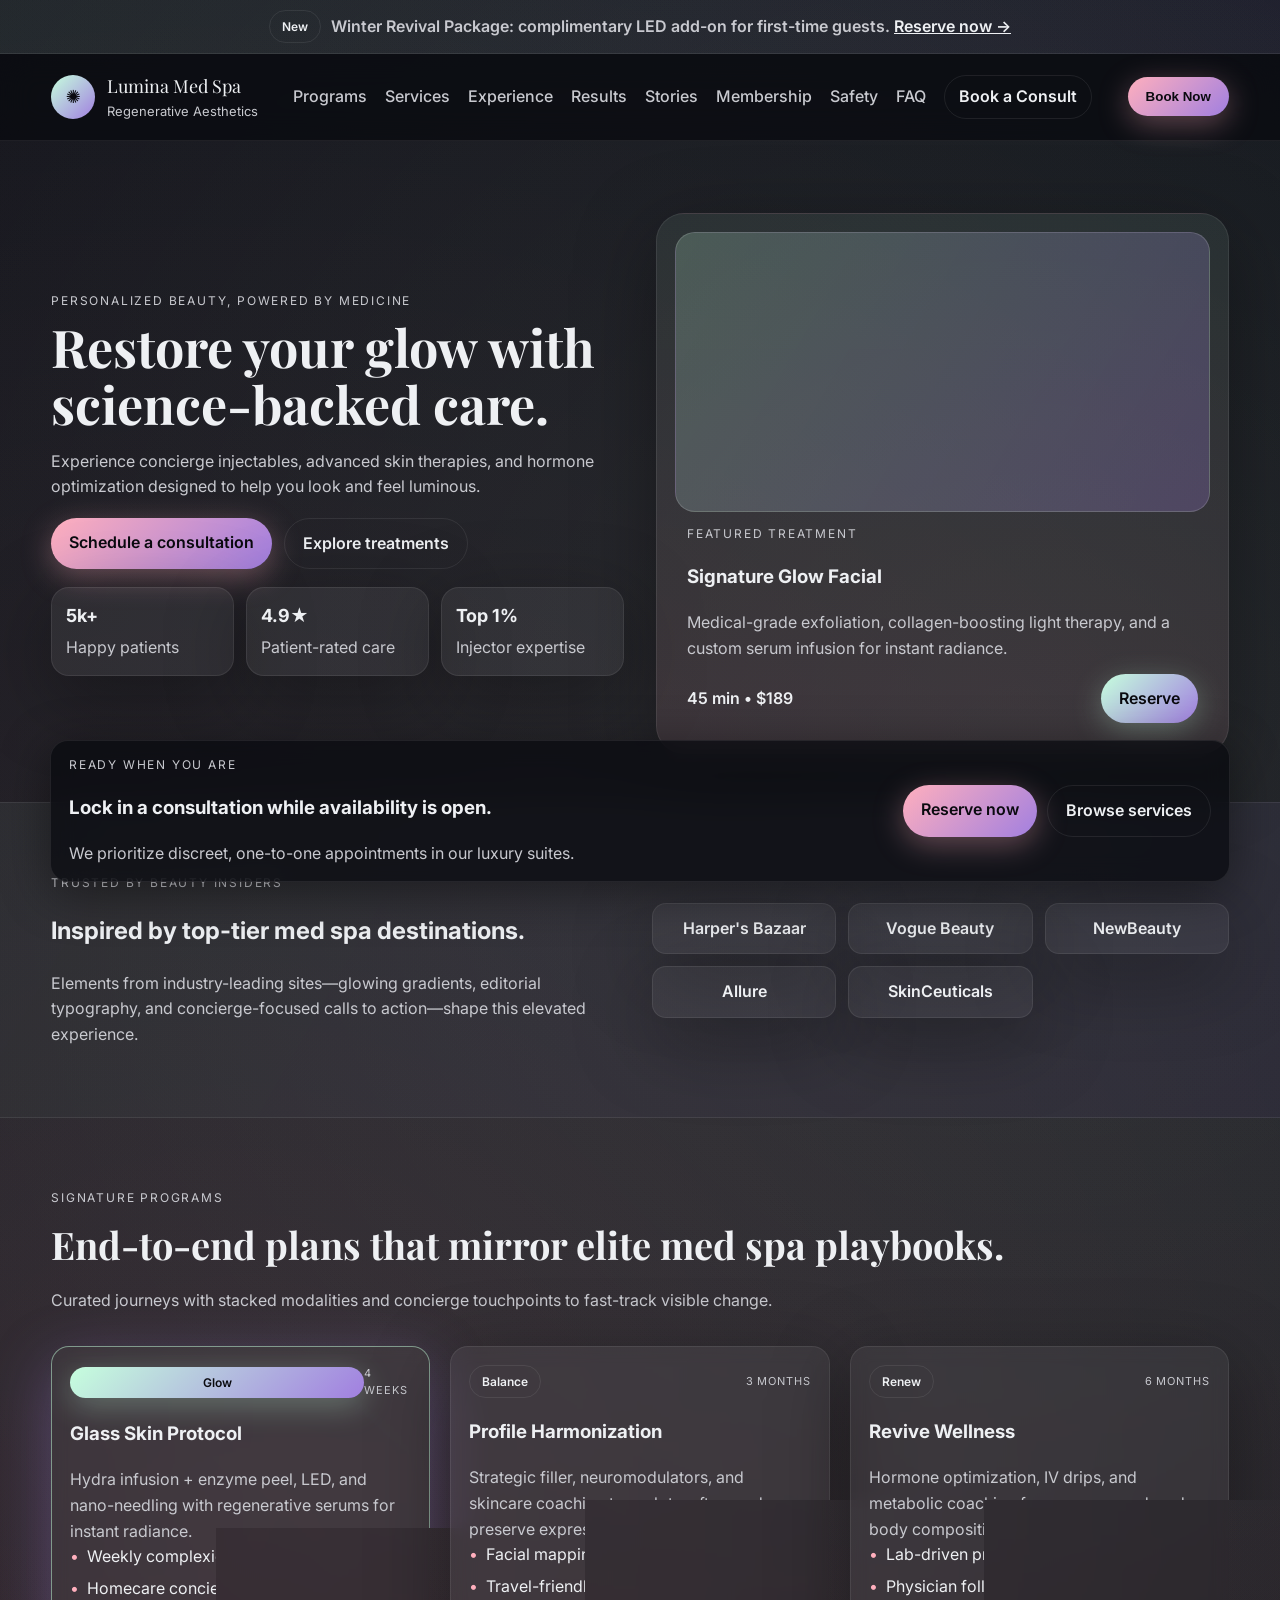
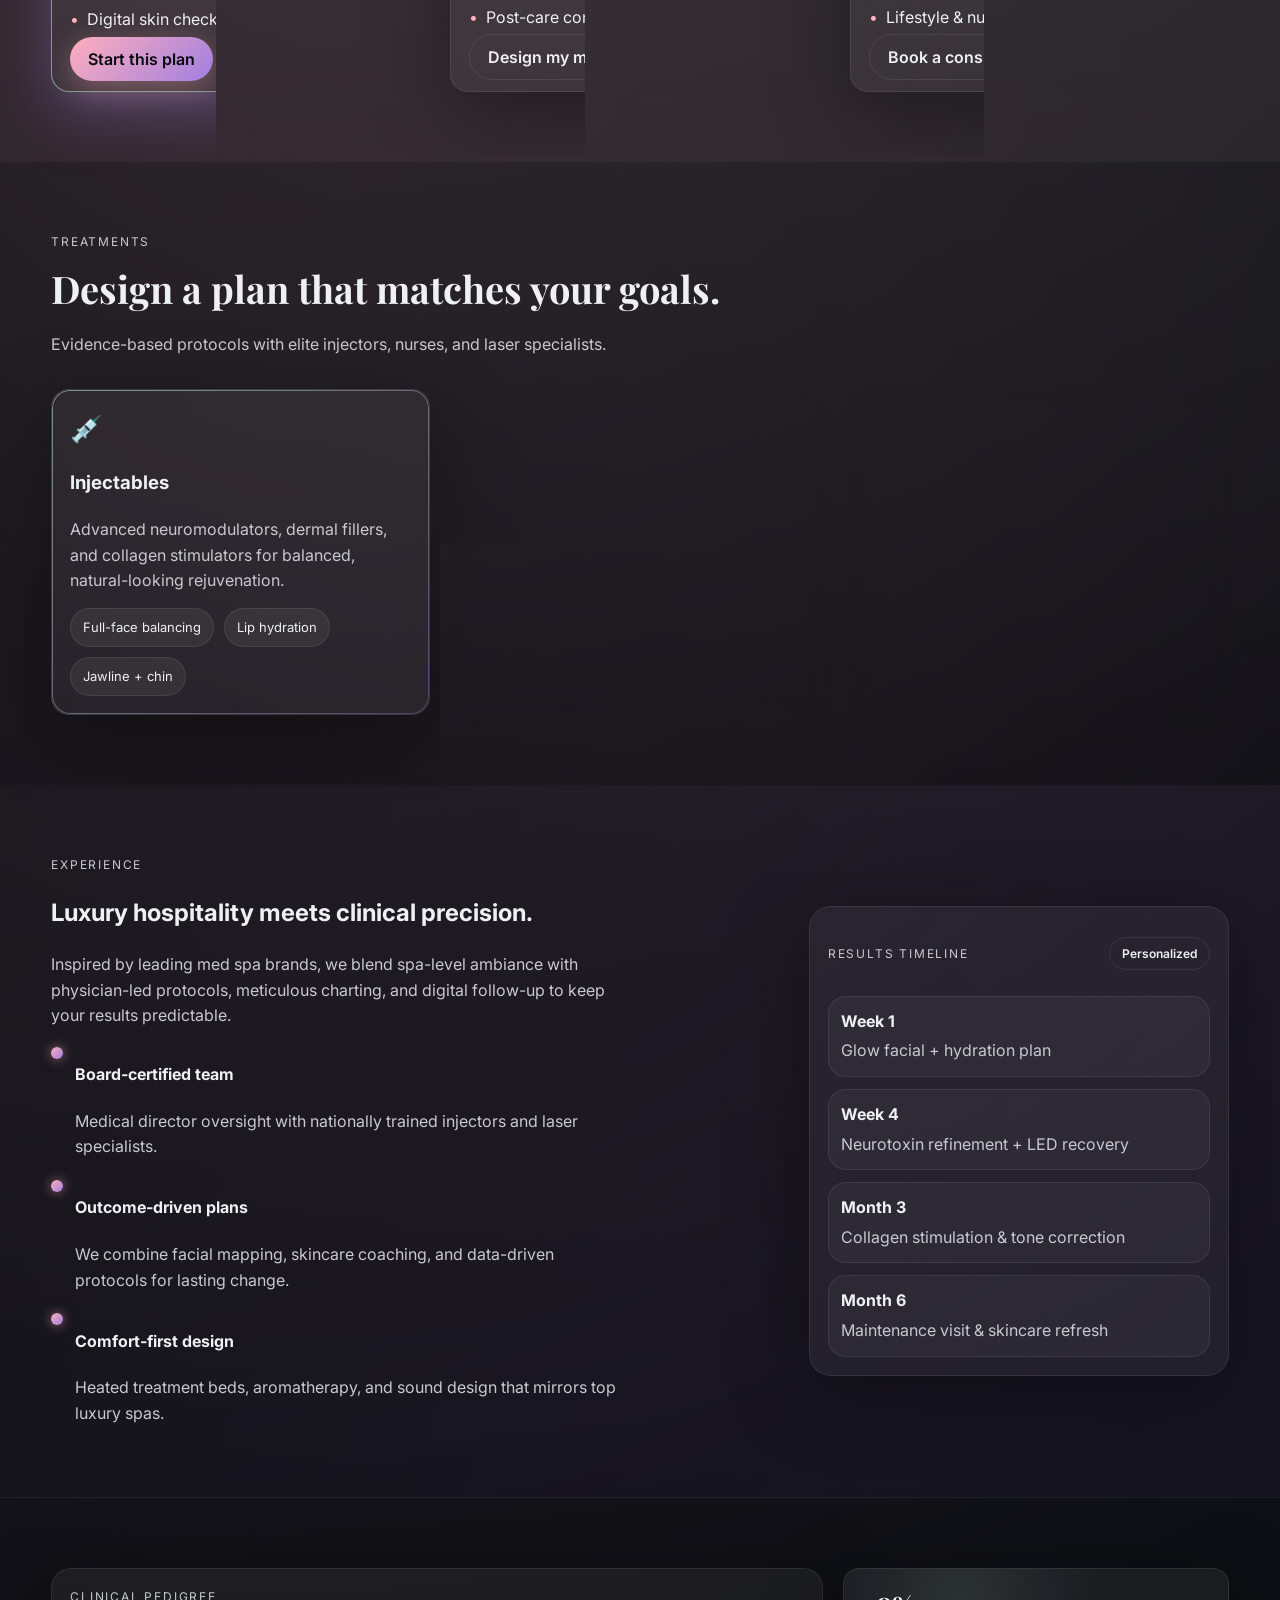
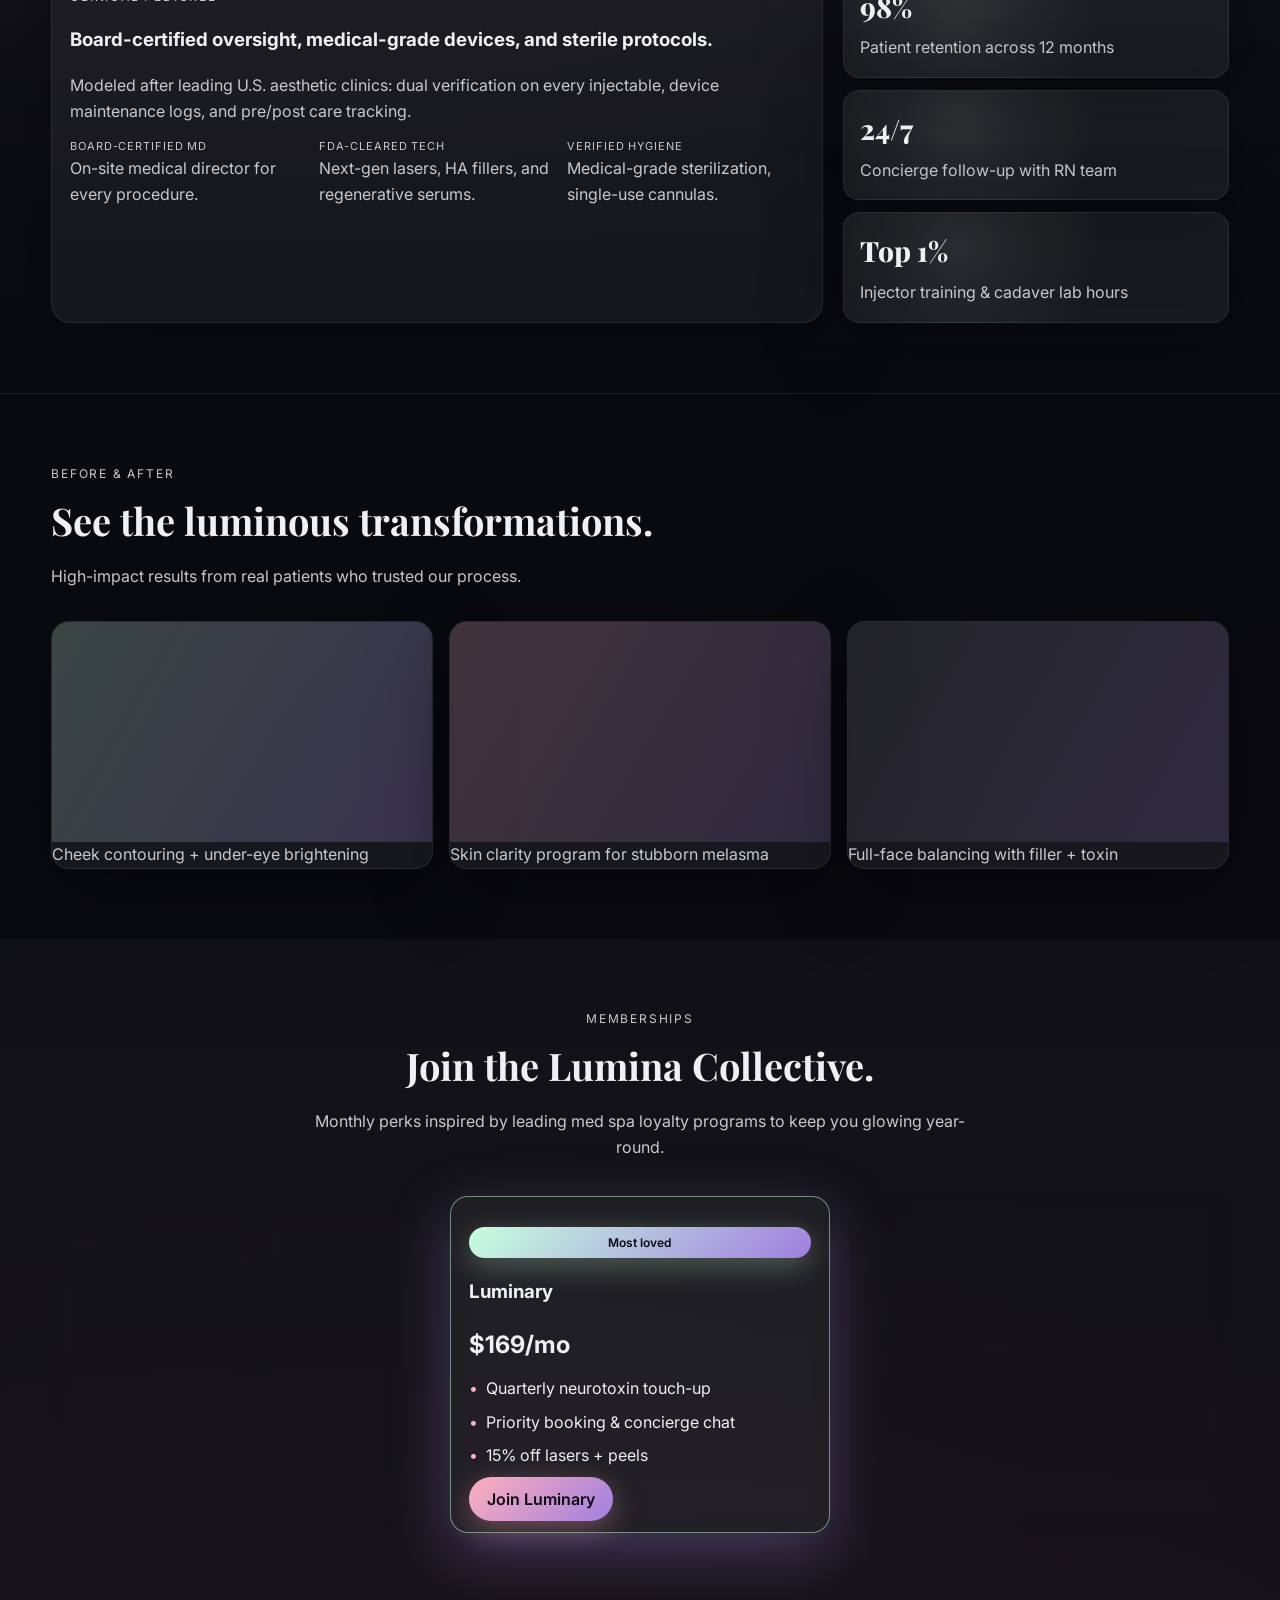
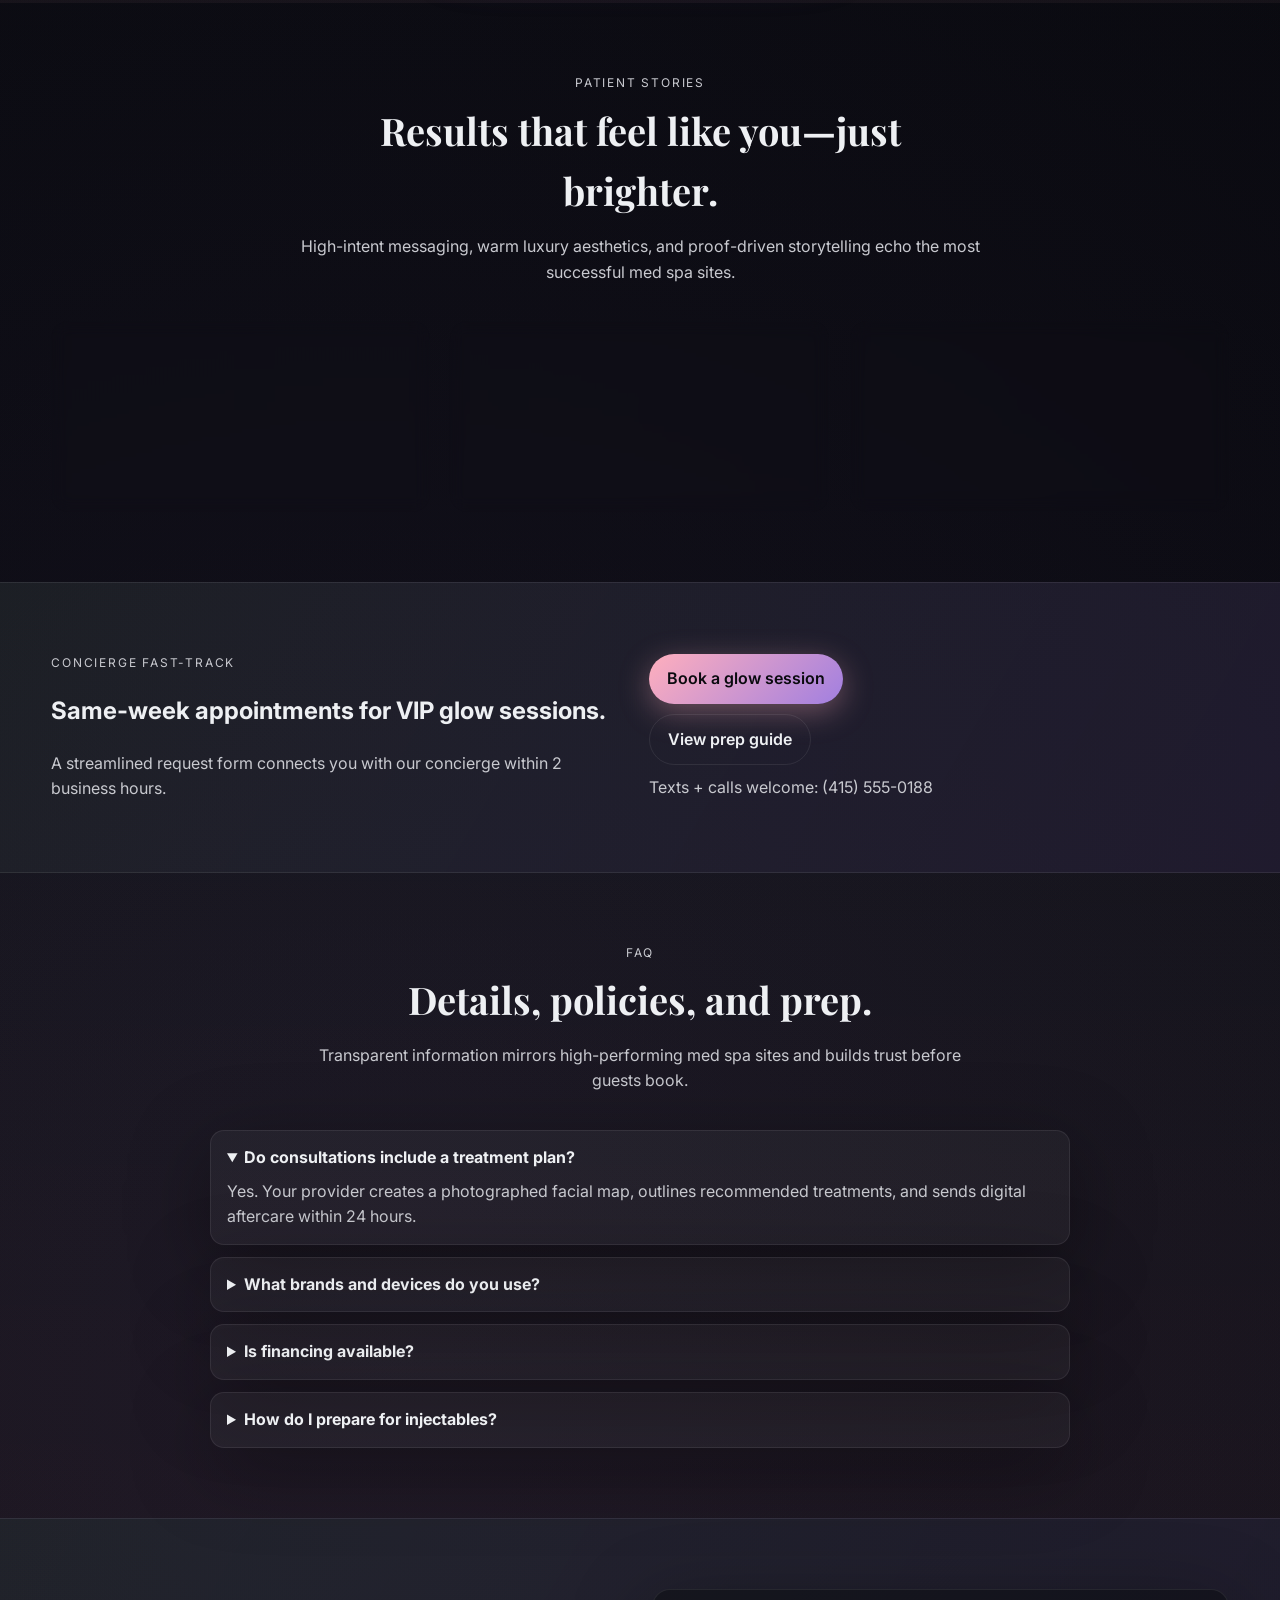
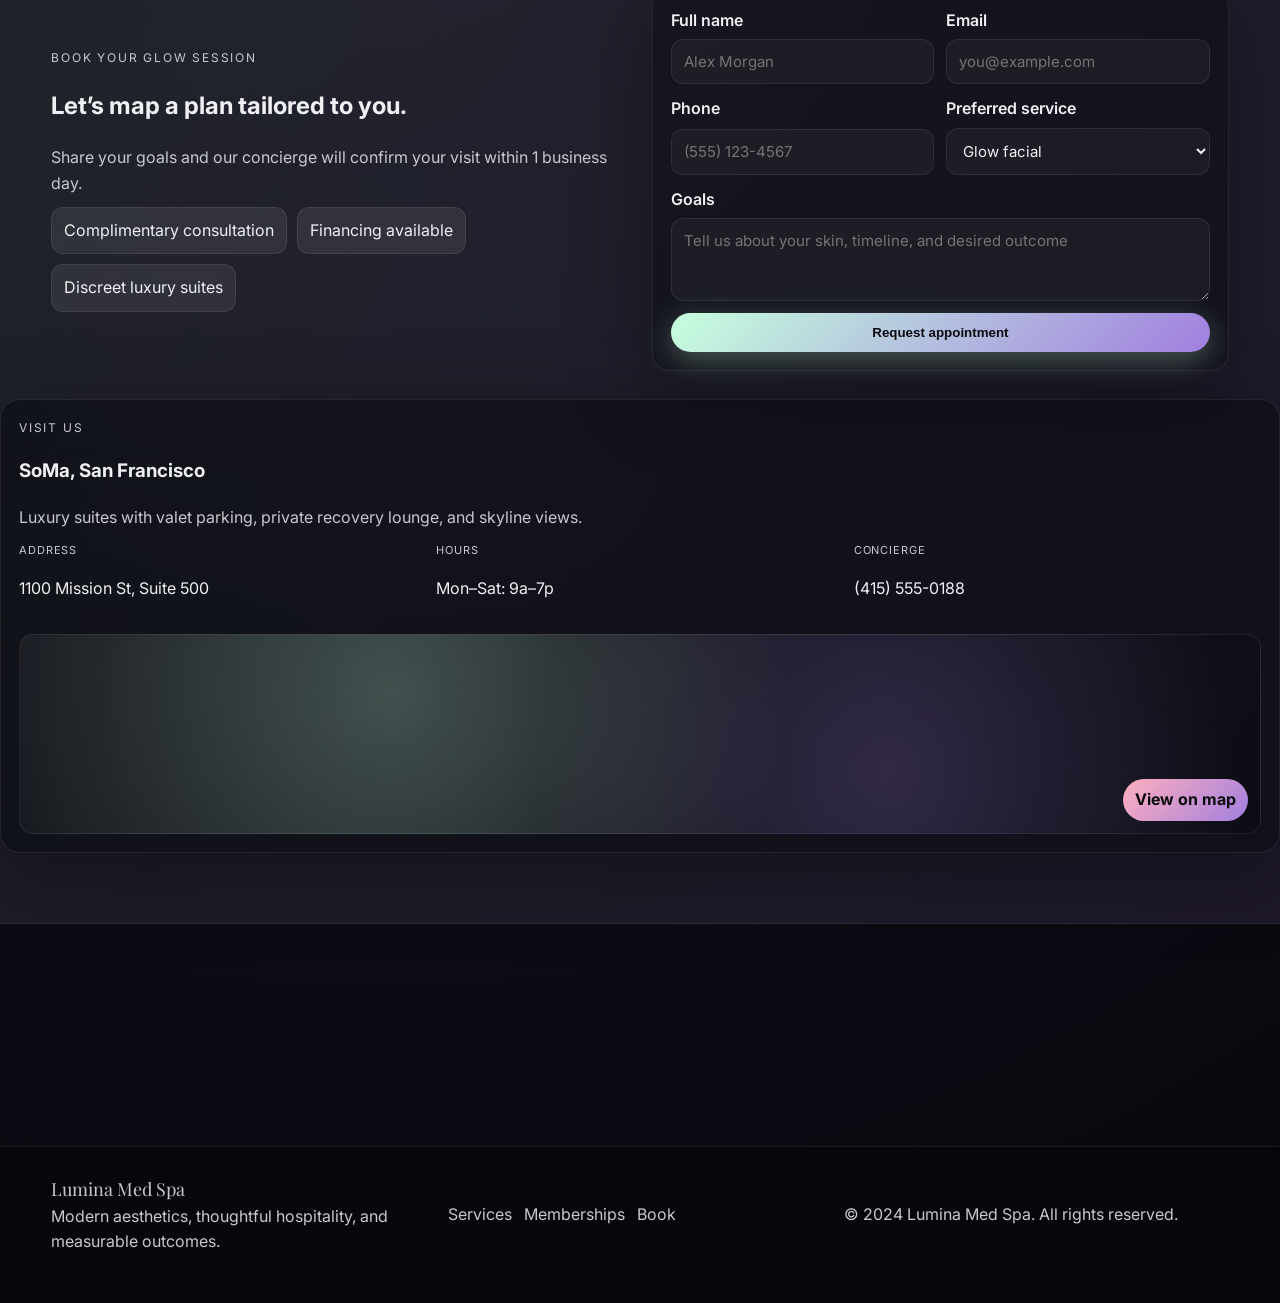
<file: Traning/Fns Batch-5/HTML/index.html>
<!DOCTYPE html>
<html lang="en">
<head>
  <meta charset="UTF-8" />
  <meta name="viewport" content="width=device-width, initial-scale=1.0" />
  <title>Lumina Med Spa | Modern Aesthetic Care</title>
  <link rel="preconnect" href="https://fonts.googleapis.com">
  <link rel="preconnect" href="https://fonts.gstatic.com" crossorigin>
  <link href="https://fonts.googleapis.com/css2?family=Playfair+Display:wght@600;700&family=Inter:wght@400;500;600;700&display=swap" rel="stylesheet">
  <link rel="stylesheet" href="../css/style.css" />
</head>
<body>
  <div class="announcement">
    <div class="container announcement__content">
      <span class="pill pill--tiny pill--ghost">New</span>
      <p>Winter Revival Package: complimentary LED add-on for first-time guests. <a href="#contact">Reserve now →</a></p>
    </div>
  </div>
  <header class="nav">
    <div class="container nav__wrap">
      <div class="brand">
        <span class="brand__icon">✺</span>
        <div>
          <p class="brand__title">Lumina Med Spa</p>
          <p class="brand__subtitle">Regenerative Aesthetics</p>
        </div>
      </div>
      <nav class="nav__links">
        <a href="#programs">Programs</a>
        <a href="#services">Services</a>
        <a href="#experience">Experience</a>
        <a href="#gallery">Results</a>
        <a href="#testimonials">Stories</a>
        <a href="#membership">Membership</a>
        <a href="#credentials">Safety</a>
        <a href="#faq">FAQ</a>
        <a href="#contact" class="pill pill--ghost">Book a Consult</a>
      </nav>
      <button class="pill pill--primary">Book Now</button>
    </div>
  </header>

  <main>
    <section class="hero">
      <div class="container hero__content">
        <div class="hero__text">
          <p class="eyebrow">Personalized beauty, powered by medicine</p>
          <h1>Restore your glow with science-backed care.</h1>
          <p class="lead">Experience concierge injectables, advanced skin therapies, and hormone optimization designed to help you look and feel luminous.</p>
          <div class="hero__actions">
            <a class="pill pill--primary" href="#contact">Schedule a consultation</a>
            <a class="pill pill--ghost" href="#services">Explore treatments</a>
          </div>
          <div class="hero__badges">
            <div class="badge">
              <p class="badge__value">5k+</p>
              <p class="badge__label">Happy patients</p>
            </div>
            <div class="badge">
              <p class="badge__value">4.9★</p>
              <p class="badge__label">Patient-rated care</p>
            </div>
            <div class="badge">
              <p class="badge__value">Top 1%</p>
              <p class="badge__label">Injector expertise</p>
            </div>
          </div>
        </div>
        <div class="hero__card">
          <div class="hero__image"></div>
          <div class="hero__card-content">
            <p class="eyebrow">Featured treatment</p>
            <h3>Signature Glow Facial</h3>
            <p class="muted">Medical-grade exfoliation, collagen-boosting light therapy, and a custom serum infusion for instant radiance.</p>
            <div class="hero__appointment">
              <p class="time">45 min • $189</p>
              <a class="pill pill--secondary" href="#contact">Reserve</a>
            </div>
          </div>
        </div>
      </div>
    </section>

    <section class="section section--trust">
      <div class="container trust">
        <div>
          <p class="eyebrow">Trusted by beauty insiders</p>
          <h2>Inspired by top-tier med spa destinations.</h2>
          <p class="muted">Elements from industry-leading sites—glowing gradients, editorial typography, and concierge-focused calls to action—shape this elevated experience.</p>
        </div>
        <div class="trust__logos">
          <span>Harper's Bazaar</span>
          <span>Vogue Beauty</span>
          <span>NewBeauty</span>
          <span>Allure</span>
          <span>SkinCeuticals</span>
        </div>
      </div>
    </section>

    <section class="section section--panel" id="programs">
      <div class="container">
        <div class="section__header">
          <p class="eyebrow">Signature programs</p>
          <h2>End-to-end plans that mirror elite med spa playbooks.</h2>
          <p class="muted">Curated journeys with stacked modalities and concierge touchpoints to fast-track visible change.</p>
        </div>
        <div class="grid grid--3">
          <article class="card card--frosted card--accent">
            <div class="program__header">
              <span class="pill pill--tiny pill--secondary">Glow</span>
              <p class="label">4 weeks</p>
            </div>
            <h3>Glass Skin Protocol</h3>
            <p class="muted">Hydra infusion + enzyme peel, LED, and nano-needling with regenerative serums for instant radiance.</p>
            <ul class="benefits benefits--dense">
              <li>Weekly complexion boosts</li>
              <li>Homecare concierge delivery</li>
              <li>Digital skin check-ins</li>
            </ul>
            <a class="pill pill--primary" href="#contact">Start this plan</a>
          </article>
          <article class="card card--frosted">
            <div class="program__header">
              <span class="pill pill--tiny pill--ghost">Balance</span>
              <p class="label">3 months</p>
            </div>
            <h3>Profile Harmonization</h3>
            <p class="muted">Strategic filler, neuromodulators, and skincare coaching to sculpt, soften, and preserve expression.</p>
            <ul class="benefits benefits--dense">
              <li>Facial mapping & imaging</li>
              <li>Travel-friendly scheduling</li>
              <li>Post-care concierge</li>
            </ul>
            <a class="pill pill--ghost" href="#contact">Design my map</a>
          </article>
          <article class="card card--frosted">
            <div class="program__header">
              <span class="pill pill--tiny pill--ghost">Renew</span>
              <p class="label">6 months</p>
            </div>
            <h3>Revive Wellness</h3>
            <p class="muted">Hormone optimization, IV drips, and metabolic coaching for energy, mood, and body composition.</p>
            <ul class="benefits benefits--dense">
              <li>Lab-driven protocols</li>
              <li>Physician follow-ups</li>
              <li>Lifestyle & nutrition support</li>
            </ul>
            <a class="pill pill--ghost" href="#contact">Book a consult</a>
          </article>
        </div>
      </div>
    </section>

    <section class="section" id="services">
      <div class="container">
        <div class="section__header">
          <p class="eyebrow">Treatments</p>
          <h2>Design a plan that matches your goals.</h2>
          <p class="muted">Evidence-based protocols with elite injectors, nurses, and laser specialists.</p>
        </div>
        <div class="grid grid--3">
          <article class="card card--glow">
            <div class="icon">💉</div>
            <h3>Injectables</h3>
            <p class="muted">Advanced neuromodulators, dermal fillers, and collagen stimulators for balanced, natural-looking rejuvenation.</p>
            <ul class="tag-list">
              <li>Full-face balancing</li>
              <li>Lip hydration</li>
              <li>Jawline + chin</li>
            </ul>
          </article>
          <article class="card card--glow">
            <div class="icon">✨</div>
            <h3>Skin Therapy</h3>
            <p class="muted">Custom facials, microneedling with PRP, and chemical peels to refine texture and restore clarity.</p>
            <ul class="tag-list">
              <li>Hydra infusion</li>
              <li>Acne scar repair</li>
              <li>Melasma protocols</li>
            </ul>
          </article>
          <article class="card card--glow">
            <div class="icon">🩺</div>
            <h3>Wellness</h3>
            <p class="muted">Hormone optimization, IV drips, and weight management backed by medical oversight.</p>
            <ul class="tag-list">
              <li>Peptide therapy</li>
              <li>Vitamin infusions</li>
              <li>Metabolic reset</li>
            </ul>
          </article>
        </div>
      </div>
    </section>

    <section class="section section--split" id="experience">
      <div class="container split">
        <div class="split__text">
          <p class="eyebrow">Experience</p>
          <h2>Luxury hospitality meets clinical precision.</h2>
          <p class="muted">Inspired by leading med spa brands, we blend spa-level ambiance with physician-led protocols, meticulous charting, and digital follow-up to keep your results predictable.</p>
          <div class="list">
            <div class="list__item">
              <span class="dot"></span>
              <div>
                <h4>Board-certified team</h4>
                <p class="muted">Medical director oversight with nationally trained injectors and laser specialists.</p>
              </div>
            </div>
            <div class="list__item">
              <span class="dot"></span>
              <div>
                <h4>Outcome-driven plans</h4>
                <p class="muted">We combine facial mapping, skincare coaching, and data-driven protocols for lasting change.</p>
              </div>
            </div>
            <div class="list__item">
              <span class="dot"></span>
              <div>
                <h4>Comfort-first design</h4>
                <p class="muted">Heated treatment beds, aromatherapy, and sound design that mirrors top luxury spas.</p>
              </div>
            </div>
          </div>
        </div>
        <div class="split__panel">
          <div class="panel__card">
            <div class="panel__header">
              <p class="eyebrow">Results timeline</p>
              <p class="pill pill--ghost pill--tiny">Personalized</p>
            </div>
            <ul class="timeline">
              <li>
                <p class="timeline__label">Week 1</p>
                <p class="timeline__desc">Glow facial + hydration plan</p>
              </li>
              <li>
                <p class="timeline__label">Week 4</p>
                <p class="timeline__desc">Neurotoxin refinement + LED recovery</p>
              </li>
              <li>
                <p class="timeline__label">Month 3</p>
                <p class="timeline__desc">Collagen stimulation & tone correction</p>
              </li>
              <li>
                <p class="timeline__label">Month 6</p>
                <p class="timeline__desc">Maintenance visit & skincare refresh</p>
              </li>
            </ul>
          </div>
        </div>
      </div>
    </section>

    <section class="section section--credentials" id="credentials">
      <div class="container credentials">
        <div class="credentials__card">
          <p class="eyebrow">Clinical pedigree</p>
          <h3>Board-certified oversight, medical-grade devices, and sterile protocols.</h3>
          <p class="muted">Modeled after leading U.S. aesthetic clinics: dual verification on every injectable, device maintenance logs, and pre/post care tracking.</p>
          <div class="credentials__grid">
            <div>
              <p class="label">Board-certified MD</p>
              <p class="muted">On-site medical director for every procedure.</p>
            </div>
            <div>
              <p class="label">FDA-cleared tech</p>
              <p class="muted">Next-gen lasers, HA fillers, and regenerative serums.</p>
            </div>
            <div>
              <p class="label">Verified hygiene</p>
              <p class="muted">Medical-grade sterilization, single-use cannulas.</p>
            </div>
          </div>
        </div>
        <div class="credentials__panel">
          <div class="stat">
            <p class="stat__value">98%</p>
            <p class="muted">Patient retention across 12 months</p>
          </div>
          <div class="stat">
            <p class="stat__value">24/7</p>
            <p class="muted">Concierge follow-up with RN team</p>
          </div>
          <div class="stat">
            <p class="stat__value">Top 1%</p>
            <p class="muted">Injector training & cadaver lab hours</p>
          </div>
        </div>
      </div>
    </section>

    <section class="section" id="gallery">
      <div class="container">
        <div class="section__header">
          <p class="eyebrow">Before & After</p>
          <h2>See the luminous transformations.</h2>
          <p class="muted">High-impact results from real patients who trusted our process.</p>
        </div>
        <div class="gallery">
          <div class="gallery__item">
            <div class="gallery__image gallery__image--one"></div>
            <p class="muted">Cheek contouring + under-eye brightening</p>
          </div>
          <div class="gallery__item">
            <div class="gallery__image gallery__image--two"></div>
            <p class="muted">Skin clarity program for stubborn melasma</p>
          </div>
          <div class="gallery__item">
            <div class="gallery__image gallery__image--three"></div>
            <p class="muted">Full-face balancing with filler + toxin</p>
          </div>
        </div>
      </div>
    </section>

    <section class="section section--panel" id="membership">
      <div class="container">
        <div class="section__header section__header--center">
          <p class="eyebrow">Memberships</p>
          <h2>Join the Lumina Collective.</h2>
          <p class="muted">Monthly perks inspired by leading med spa loyalty programs to keep you glowing year-round.</p>
        </div>
        <div class="grid grid--3">
          <article class="card card--frosted">
            <p class="pill pill--tiny pill--ghost">Starter</p>
            <h3>Radiance</h3>
            <p class="price">$89/mo</p>
            <ul class="benefits">
              <li>Monthly glow facial</li>
              <li>Member pricing on injectables</li>
              <li>10% off skincare</li>
            </ul>
            <a class="pill pill--primary" href="#contact">Select plan</a>
          </article>
          <article class="card card--frosted card--accent">
            <p class="pill pill--tiny pill--secondary">Most loved</p>
            <h3>Luminary</h3>
            <p class="price">$169/mo</p>
            <ul class="benefits">
              <li>Quarterly neurotoxin touch-up</li>
              <li>Priority booking & concierge chat</li>
              <li>15% off lasers + peels</li>
            </ul>
            <a class="pill pill--primary" href="#contact">Join Luminary</a>
          </article>
          <article class="card card--frosted">
            <p class="pill pill--tiny pill--ghost">Elite</p>
            <h3>Signature</h3>
            <p class="price">$249/mo</p>
            <ul class="benefits">
              <li>Bi-monthly advanced facials</li>
              <li>Exclusive events & previews</li>
              <li>20% off all treatments</li>
            </ul>
            <a class="pill pill--primary" href="#contact">Become a member</a>
          </article>
        </div>
      </div>
    </section>

    <section class="section" id="testimonials">
      <div class="container">
        <div class="section__header section__header--center">
          <p class="eyebrow">Patient stories</p>
          <h2>Results that feel like you—just brighter.</h2>
          <p class="muted">High-intent messaging, warm luxury aesthetics, and proof-driven storytelling echo the most successful med spa sites.</p>
        </div>
        <div class="grid grid--3">
          <article class="card card--quote">
            <p class="quote">“The consultation felt like a beauty editor’s guide, but with medical precision. My skin has never been this even.”</p>
            <div class="quote__meta">
              <div class="avatar avatar--rose"></div>
              <div>
                <p class="quote__name">Sofia L.</p>
                <p class="muted">Skin therapy + maintenance</p>
              </div>
            </div>
          </article>
          <article class="card card--quote card--quote-highlight">
            <p class="quote">“They mapped a six-month plan that fit my travel schedule. I look rested, not ‘done’—exactly what I wanted.”</p>
            <div class="quote__meta">
              <div class="avatar avatar--gold"></div>
              <div>
                <p class="quote__name">Amelia P.</p>
                <p class="muted">Full-face balancing</p>
              </div>
            </div>
          </article>
          <article class="card card--quote">
            <p class="quote">“Concierge texts, heated beds, and post-care follow up made everything feel like a five-star hotel—plus the glow.”</p>
            <div class="quote__meta">
              <div class="avatar avatar--lavender"></div>
              <div>
                <p class="quote__name">Maya R.</p>
                <p class="muted">Membership guest</p>
              </div>
            </div>
          </article>
        </div>
      </div>
    </section>

    <section class="section section--cta-alt">
      <div class="container cta-alt">
        <div>
          <p class="eyebrow">Concierge fast-track</p>
          <h2>Same-week appointments for VIP glow sessions.</h2>
          <p class="muted">A streamlined request form connects you with our concierge within 2 business hours.</p>
        </div>
        <div class="cta-alt__actions">
          <a class="pill pill--primary" href="#contact">Book a glow session</a>
          <a class="pill pill--ghost" href="#faq">View prep guide</a>
          <p class="muted cta-alt__note">Texts + calls welcome: (415) 555-0188</p>
        </div>
      </div>
    </section>

    <section class="section section--panel" id="faq">
      <div class="container">
        <div class="section__header section__header--center">
          <p class="eyebrow">FAQ</p>
          <h2>Details, policies, and prep.</h2>
          <p class="muted">Transparent information mirrors high-performing med spa sites and builds trust before guests book.</p>
        </div>
        <div class="faq">
          <details open>
            <summary>Do consultations include a treatment plan?</summary>
            <p class="muted">Yes. Your provider creates a photographed facial map, outlines recommended treatments, and sends digital aftercare within 24 hours.</p>
          </details>
          <details>
            <summary>What brands and devices do you use?</summary>
            <p class="muted">We carry FDA-cleared lasers, HA and biostimulatory fillers, neuromodulators, and physician-dispensed skincare selected for your skin type.</p>
          </details>
          <details>
            <summary>Is financing available?</summary>
            <p class="muted">Yes. We partner with Cherry and CareCredit for flexible payment options on packages and memberships.</p>
          </details>
          <details>
            <summary>How do I prepare for injectables?</summary>
            <p class="muted">Avoid blood thinners for 48 hours when safe to do so, arrive makeup-free, and plan for minimal swelling for 24–48 hours.</p>
          </details>
        </div>
      </div>
    </section>

    <section class="section section--cta" id="contact">
      <div class="container cta">
        <div class="cta__text">
          <p class="eyebrow">Book your glow session</p>
          <h2>Let’s map a plan tailored to you.</h2>
          <p class="muted">Share your goals and our concierge will confirm your visit within 1 business day.</p>
          <div class="cta__highlights">
            <span>Complimentary consultation</span>
            <span>Financing available</span>
            <span>Discreet luxury suites</span>
          </div>
        </div>
        <form class="form">
          <div class="form__row">
            <label>Full name
              <input type="text" placeholder="Alex Morgan" required>
            </label>
            <label>Email
              <input type="email" placeholder="you@example.com" required>
            </label>
          </div>
          <div class="form__row">
            <label>Phone
              <input type="tel" placeholder="(555) 123-4567" required>
            </label>
            <label>Preferred service
              <select>
                <option>Glow facial</option>
                <option>Injectables</option>
                <option>Laser resurfacing</option>
                <option>Hormone optimization</option>
              </select>
            </label>
          </div>
          <label>Goals
            <textarea rows="3" placeholder="Tell us about your skin, timeline, and desired outcome"></textarea>
          </label>
          <button type="submit" class="pill pill--secondary">Request appointment</button>
        </form>
      </div>
      <div class="location">
        <div class="location__card">
          <p class="eyebrow">Visit us</p>
          <h3>SoMa, San Francisco</h3>
          <p class="muted">Luxury suites with valet parking, private recovery lounge, and skyline views.</p>
          <div class="location__meta">
            <div>
              <p class="label">Address</p>
              <p>1100 Mission St, Suite 500</p>
            </div>
            <div>
              <p class="label">Hours</p>
              <p>Mon–Sat: 9a–7p</p>
            </div>
            <div>
              <p class="label">Concierge</p>
              <p>(415) 555-0188</p>
            </div>
          </div>
          <div class="map"></div>
        </div>
      </div>
    </section>

    <div class="floating-booking">
      <div class="floating-booking__content">
        <div>
          <p class="eyebrow">Ready when you are</p>
          <h3>Lock in a consultation while availability is open.</h3>
          <p class="muted">We prioritize discreet, one-to-one appointments in our luxury suites.</p>
        </div>
        <div class="floating-booking__actions">
          <a class="pill pill--primary" href="#contact">Reserve now</a>
          <a class="pill pill--ghost" href="#services">Browse services</a>
        </div>
      </div>
    </div>
  </main>

  <footer class="footer">
    <div class="container footer__wrap">
      <div>
        <p class="brand__title">Lumina Med Spa</p>
        <p class="muted">Modern aesthetics, thoughtful hospitality, and measurable outcomes.</p>
      </div>
      <div class="footer__links">
        <a href="#services">Services</a>
        <a href="#membership">Memberships</a>
        <a href="#contact">Book</a>
      </div>
      <p class="muted">© 2024 Lumina Med Spa. All rights reserved.</p>
    </div>
  </footer>
</body>
</html>
</file>
<file: Traning/Fns Batch-5/css/style.css>
:root {
  --bg: #090a0f;
  --panel: rgba(255, 255, 255, 0.06);
  --accent: #c6ffdd;
  --accent-2: #a17fe0;
  --accent-3: #ffafbd;
  --text: #eef0f3;
  --muted: #c8c9cf;
  --border: rgba(255, 255, 255, 0.08);
  --shadow: 0 20px 80px rgba(0, 0, 0, 0.35);
  --radius: 18px;
}

* {
  box-sizing: border-box;
}

body {
  margin: 0;
  font-family: 'Inter', system-ui, -apple-system, BlinkMacSystemFont, 'Segoe UI', sans-serif;
  color: var(--text);
  background: radial-gradient(circle at 20% 20%, rgba(255, 175, 189, 0.12), transparent 30%),
    radial-gradient(circle at 80% 10%, rgba(198, 255, 221, 0.1), transparent 25%),
    radial-gradient(circle at 30% 80%, rgba(161, 127, 224, 0.08), transparent 30%),
    linear-gradient(160deg, #0c0d15 0%, #090a0f 50%, #08070d 100%);
  line-height: 1.6;
  -webkit-font-smoothing: antialiased;
}

.announcement {
  background: linear-gradient(90deg, rgba(198, 255, 221, 0.08), rgba(161, 127, 224, 0.08));
  border-bottom: 1px solid var(--border);
}

.announcement__content {
  display: flex;
  gap: 10px;
  align-items: center;
  justify-content: center;
  padding: 10px 0;
  font-weight: 600;
}

.announcement__content p {
  margin: 0;
  color: var(--muted);
}

.announcement__content a {
  color: var(--text);
  text-decoration: underline;
}

img {
  max-width: 100%;
  display: block;
}

a {
  color: inherit;
  text-decoration: none;
}

.container {
  width: min(1200px, 92%);
  margin: 0 auto;
}

.nav {
  position: sticky;
  top: 0;
  z-index: 10;
  backdrop-filter: blur(16px);
  background: rgba(9, 10, 15, 0.75);
  border-bottom: 1px solid var(--border);
}

.nav__wrap {
  display: flex;
  align-items: center;
  justify-content: space-between;
  padding: 18px 0;
  gap: 18px;
}

.brand {
  display: flex;
  align-items: center;
  gap: 12px;
}

.brand__icon {
  width: 44px;
  height: 44px;
  display: grid;
  place-items: center;
  border-radius: 50%;
  background: linear-gradient(135deg, var(--accent), var(--accent-2));
  color: #0a0a0f;
  font-weight: 700;
  font-size: 18px;
}

.brand__title {
  font-family: 'Playfair Display', serif;
  margin: 0;
  font-size: 18px;
}

.brand__subtitle {
  margin: 0;
  color: var(--muted);
  font-size: 13px;
}

.nav__links {
  display: flex;
  align-items: center;
  gap: 18px;
  font-weight: 500;
  color: var(--muted);
}

.nav__links a:hover {
  color: var(--text);
}

.nav .pill--ghost {
  border: 1px solid var(--border);
  padding: 8px 14px;
}

.pill {
  border: none;
  border-radius: 999px;
  padding: 12px 18px;
  font-weight: 600;
  cursor: pointer;
  transition: transform 120ms ease, box-shadow 150ms ease, background 150ms ease;
}

.pill--primary {
  background: linear-gradient(135deg, var(--accent-3), var(--accent-2));
  color: #0a0a0f;
  box-shadow: 0 8px 30px rgba(255, 175, 189, 0.35);
}

.pill--secondary {
  background: linear-gradient(135deg, var(--accent), var(--accent-2));
  color: #0a0a0f;
  box-shadow: 0 8px 30px rgba(198, 255, 221, 0.3);
}

.pill--ghost {
  background: transparent;
  color: var(--text);
  border: 1px solid var(--border);
}

.pill--tiny {
  padding: 6px 12px;
  font-size: 12px;
}

.pill:hover {
  transform: translateY(-2px);
}

main {
  padding-bottom: 80px;
}

.hero {
  padding: 72px 0 48px;
}

.hero__content {
  display: grid;
  grid-template-columns: repeat(auto-fit, minmax(280px, 1fr));
  align-items: center;
  gap: 32px;
}

.hero h1 {
  font-family: 'Playfair Display', serif;
  font-size: clamp(34px, 5vw, 52px);
  line-height: 1.1;
  margin: 8px 0 14px;
}

.lead {
  color: var(--muted);
  max-width: 580px;
}

.hero__actions {
  display: flex;
  flex-wrap: wrap;
  gap: 12px;
  margin: 18px 0;
}

.hero__badges {
  display: grid;
  grid-template-columns: repeat(auto-fit, minmax(140px, 1fr));
  gap: 12px;
  margin-top: 18px;
}

.badge {
  padding: 14px;
  background: var(--panel);
  border-radius: var(--radius);
  border: 1px solid var(--border);
  box-shadow: var(--shadow);
}

.badge__value {
  margin: 0;
  font-size: 18px;
  font-weight: 700;
}

.badge__label {
  margin: 4px 0 0;
  color: var(--muted);
}

.hero__card {
  background: linear-gradient(180deg, rgba(198, 255, 221, 0.08), rgba(255, 175, 189, 0.1));
  border-radius: 28px;
  padding: 18px;
  border: 1px solid var(--border);
  box-shadow: var(--shadow);
}

.hero__image {
  height: 280px;
  border-radius: 20px;
  background: linear-gradient(120deg, rgba(198, 255, 221, 0.2), rgba(161, 127, 224, 0.25)),
    url('https://images.unsplash.com/photo-1522335789203-aabd1fc54bc9?auto=format&fit=crop&w=900&q=80') center/cover;
  border: 1px solid rgba(255, 255, 255, 0.15);
}

.hero__card-content {
  padding: 12px;
}

.hero__appointment {
  display: flex;
  align-items: center;
  justify-content: space-between;
  gap: 12px;
  margin-top: 12px;
}

.hero__appointment .time {
  margin: 0;
  font-weight: 600;
}

.section {
  padding: 70px 0;
}

.section--trust {
  background: linear-gradient(120deg, rgba(198, 255, 221, 0.06), rgba(161, 127, 224, 0.08));
  border-block: 1px solid var(--border);
}

.section__header {
  margin-bottom: 32px;
}

.section__header h2 {
  font-family: 'Playfair Display', serif;
  font-size: clamp(28px, 4vw, 38px);
  margin: 8px 0 12px;
}

.section__header--center {
  text-align: center;
  max-width: 680px;
  margin: 0 auto 36px;
}

.eyebrow {
  letter-spacing: 0.15em;
  text-transform: uppercase;
  font-size: 12px;
  color: var(--muted);
  margin: 0;
}

.trust {
  display: grid;
  grid-template-columns: repeat(auto-fit, minmax(260px, 1fr));
  gap: 24px;
  align-items: center;
}

.trust__logos {
  display: grid;
  gap: 12px;
  grid-template-columns: repeat(auto-fit, minmax(140px, 1fr));
}

.trust__logos span {
  padding: 12px 14px;
  border-radius: 14px;
  border: 1px solid var(--border);
  background: rgba(255, 255, 255, 0.05);
  text-align: center;
  font-weight: 600;
  color: var(--text);
  box-shadow: var(--shadow);
}

.muted {
  color: var(--muted);
  margin: 0;
}

.grid {
  display: grid;
  gap: 20px;
}

.grid--3 {
  grid-template-columns: repeat(auto-fit, minmax(240px, 1fr));
}

.card {
  padding: 18px;
  border-radius: var(--radius);
  border: 1px solid var(--border);
  background: var(--panel);
  box-shadow: var(--shadow);
  backdrop-filter: blur(8px);
}

.card--glow {
  position: relative;
}

.card--glow::after {
  content: '';
  position: absolute;
  inset: 0;
  border-radius: var(--radius);
  padding: 1px;
  background: linear-gradient(135deg, rgba(198, 255, 221, 0.5), rgba(161, 127, 224, 0.35));
  -webkit-mask: linear-gradient(#000 0 0) content-box, linear-gradient(#000 0 0);
  -webkit-mask-composite: xor;
  mask-composite: exclude;
  pointer-events: none;
}

.icon {
  font-size: 26px;
  margin-bottom: 8px;
}

.tag-list {
  list-style: none;
  padding: 0;
  margin: 14px 0 0;
  display: flex;
  flex-wrap: wrap;
  gap: 10px;
}

.tag-list li {
  padding: 8px 12px;
  border-radius: 999px;
  background: rgba(255, 255, 255, 0.06);
  border: 1px solid var(--border);
  font-size: 13px;
}

.card--quote {
  display: grid;
  gap: 16px;
  position: relative;
  background: radial-gradient(circle at 20% 20%, rgba(198, 255, 221, 0.05), transparent 40%), var(--panel);
}

.card--quote::before {
  content: '"';
  position: absolute;
  top: 12px;
  right: 18px;
  font-size: 34px;
  color: rgba(255, 255, 255, 0.15);
}

.card--quote-highlight {
  border: 1px solid rgba(198, 255, 221, 0.5);
  box-shadow: 0 18px 60px rgba(198, 255, 221, 0.25);
  background: linear-gradient(180deg, rgba(198, 255, 221, 0.12), rgba(161, 127, 224, 0.1));
}

.quote {
  margin: 0;
  font-size: 16px;
  line-height: 1.7;
}

.quote__meta {
  display: flex;
  align-items: center;
  gap: 12px;
}

.quote__name {
  margin: 0 0 4px;
  font-weight: 700;
}

.avatar {
  width: 46px;
  height: 46px;
  border-radius: 50%;
  border: 2px solid rgba(255, 255, 255, 0.2);
  box-shadow: 0 12px 30px rgba(0, 0, 0, 0.3);
  background-size: cover;
  background-position: center;
}

.avatar--rose {
  background-image: linear-gradient(135deg, #ffafbd, #ffc3a0);
}

.avatar--gold {
  background-image: linear-gradient(135deg, #f6d365, #fda085);
}

.avatar--lavender {
  background-image: linear-gradient(135deg, #c6ffdd, #a17fe0);
}

.section--split {
  background: linear-gradient(120deg, rgba(255, 255, 255, 0.02), rgba(161, 127, 224, 0.08));
}

.split {
  display: grid;
  grid-template-columns: repeat(auto-fit, minmax(280px, 1fr));
  gap: 24px;
  align-items: center;
}

.list {
  display: grid;
  gap: 14px;
  margin-top: 12px;
}

.list__item {
  display: grid;
  grid-template-columns: auto 1fr;
  gap: 12px;
}

.dot {
  width: 12px;
  height: 12px;
  margin-top: 6px;
  border-radius: 50%;
  background: linear-gradient(135deg, var(--accent-3), var(--accent-2));
  box-shadow: 0 0 12px rgba(255, 175, 189, 0.6);
}

.split__panel {
  display: flex;
  justify-content: flex-end;
}

.panel__card {
  width: min(420px, 100%);
  background: rgba(255, 255, 255, 0.05);
  border: 1px solid var(--border);
  border-radius: 22px;
  padding: 18px;
  box-shadow: var(--shadow);
}

.panel__header {
  display: flex;
  align-items: center;
  justify-content: space-between;
}

.timeline {
  list-style: none;
  padding: 0;
  margin: 14px 0 0;
  display: grid;
  gap: 12px;
}

.timeline li {
  padding: 12px;
  border-radius: var(--radius);
  border: 1px solid var(--border);
  background: rgba(255, 255, 255, 0.04);
}

.timeline__label {
  margin: 0 0 4px;
  font-weight: 700;
}

.timeline__desc {
  margin: 0;
  color: var(--muted);
}

.gallery {
  display: grid;
  grid-template-columns: repeat(auto-fit, minmax(240px, 1fr));
  gap: 16px;
}

.gallery__item {
  background: var(--panel);
  border-radius: var(--radius);
  border: 1px solid var(--border);
  box-shadow: var(--shadow);
  overflow: hidden;
}

.gallery__image {
  height: 220px;
  background-size: cover;
  background-position: center;
}

.gallery__image--one {
  background-image: linear-gradient(120deg, rgba(198, 255, 221, 0.2), rgba(161, 127, 224, 0.25)),
    url('https://images.unsplash.com/photo-1525286116112-b59af11adad1?auto=format&fit=crop&w=900&q=80');
}

.gallery__image--two {
  background-image: linear-gradient(120deg, rgba(255, 175, 189, 0.18), rgba(161, 127, 224, 0.18)),
    url('https://images.unsplash.com/photo-1524504388940-b1c1722653e1?auto=format&fit=crop&w=900&q=80');
}

.gallery__image--three {
  background-image: linear-gradient(120deg, rgba(255, 255, 255, 0.05), rgba(161, 127, 224, 0.18)),
    url('https://images.unsplash.com/photo-1524504388940-b1c1722653e1?auto=format&fit=crop&w=900&q=80&sat=-30');
}

.section--panel {
  background: linear-gradient(180deg, rgba(255, 255, 255, 0.03), rgba(255, 175, 189, 0.05));
}

.card--frosted {
  background: rgba(255, 255, 255, 0.05);
}

.card--accent {
  border: 1px solid rgba(198, 255, 221, 0.5);
  box-shadow: 0 18px 60px rgba(161, 127, 224, 0.35);
}

.program__header {
  display: flex;
  align-items: center;
  justify-content: space-between;
  margin-bottom: 6px;
}

.label {
  text-transform: uppercase;
  letter-spacing: 0.08em;
  font-size: 11px;
  color: var(--muted);
  margin: 0;
}

.price {
  margin: 8px 0 12px;
  font-size: 24px;
  font-weight: 700;
}

.benefits {
  list-style: none;
  padding: 0;
  margin: 0 0 18px;
  display: grid;
  gap: 8px;
}

.benefits--dense {
  gap: 6px;
  margin-bottom: 14px;
}

.benefits li::before {
  content: '•';
  margin-right: 8px;
  color: var(--accent-3);
}

.section--cta {
  background: linear-gradient(120deg, rgba(198, 255, 221, 0.08), rgba(161, 127, 224, 0.12));
  border-top: 1px solid var(--border);
  border-bottom: 1px solid var(--border);
}

.section--credentials {
  background: linear-gradient(180deg, rgba(255, 255, 255, 0.02), rgba(255, 255, 255, 0));
  border-top: 1px solid var(--border);
  border-bottom: 1px solid var(--border);
}

.credentials {
  display: grid;
  grid-template-columns: 2fr 1fr;
  gap: 20px;
  align-items: stretch;
}

.credentials__card {
  background: rgba(255, 255, 255, 0.05);
  border-radius: 20px;
  border: 1px solid var(--border);
  padding: 18px;
  box-shadow: var(--shadow);
}

.credentials__grid {
  display: grid;
  grid-template-columns: repeat(auto-fit, minmax(200px, 1fr));
  gap: 12px;
  margin-top: 14px;
}

.credentials__panel {
  display: grid;
  gap: 12px;
}

.stat {
  padding: 16px;
  border-radius: 16px;
  border: 1px solid var(--border);
  background: radial-gradient(circle at 30% 30%, rgba(198, 255, 221, 0.09), transparent 50%), var(--panel);
  box-shadow: var(--shadow);
}

.stat__value {
  margin: 0 0 6px;
  font-size: 28px;
  font-weight: 800;
  font-family: 'Playfair Display', serif;
}

.faq {
  display: grid;
  gap: 12px;
  max-width: 860px;
  margin: 0 auto;
}

.faq details {
  background: rgba(255, 255, 255, 0.04);
  border: 1px solid var(--border);
  border-radius: 14px;
  padding: 14px 16px;
  box-shadow: var(--shadow);
}

.faq summary {
  cursor: pointer;
  font-weight: 700;
}

.faq p {
  margin: 8px 0 0;
}

.section--cta-alt {
  background: linear-gradient(120deg, rgba(198, 255, 221, 0.07), rgba(161, 127, 224, 0.12));
  border-block: 1px solid var(--border);
}

.cta-alt {
  display: grid;
  grid-template-columns: repeat(auto-fit, minmax(260px, 1fr));
  gap: 18px;
  align-items: center;
}

.cta-alt__actions {
  display: grid;
  gap: 10px;
  justify-items: start;
}

.cta-alt__note {
  margin: 0;
}

.cta {
  display: grid;
  grid-template-columns: repeat(auto-fit, minmax(280px, 1fr));
  gap: 24px;
  align-items: center;
}

.location {
  margin-top: 28px;
}

.location__card {
  background: rgba(9, 10, 15, 0.55);
  border: 1px solid var(--border);
  border-radius: 20px;
  padding: 18px;
  box-shadow: var(--shadow);
}

.location__meta {
  display: grid;
  gap: 10px;
  grid-template-columns: repeat(auto-fit, minmax(180px, 1fr));
  margin: 12px 0 16px;
}

.location__meta .label {
  margin: 0;
  color: var(--muted);
  text-transform: uppercase;
  letter-spacing: 0.08em;
  font-size: 11px;
}

.map {
  height: 200px;
  border-radius: 14px;
  background: radial-gradient(circle at 30% 30%, rgba(198, 255, 221, 0.25), transparent 45%),
    radial-gradient(circle at 70% 70%, rgba(161, 127, 224, 0.22), transparent 40%),
    linear-gradient(120deg, rgba(255, 255, 255, 0.04), rgba(9, 10, 15, 0.4));
  border: 1px solid var(--border);
  position: relative;
  overflow: hidden;
}

.map::after {
  content: 'View on map';
  position: absolute;
  bottom: 12px;
  right: 12px;
  padding: 8px 12px;
  border-radius: 999px;
  background: linear-gradient(135deg, var(--accent-3), var(--accent-2));
  color: #0a0a0f;
  font-weight: 700;
}

.floating-booking {
  position: sticky;
  bottom: 18px;
  z-index: 9;
  pointer-events: none;
}

.floating-booking__content {
  margin: 0 auto;
  width: min(1180px, 94%);
  padding: 14px 18px;
  border-radius: 18px;
  border: 1px solid var(--border);
  background: rgba(9, 10, 15, 0.75);
  backdrop-filter: blur(12px);
  box-shadow: 0 10px 50px rgba(0, 0, 0, 0.45);
  display: grid;
  grid-template-columns: repeat(auto-fit, minmax(260px, 1fr));
  gap: 12px;
  align-items: center;
  pointer-events: all;
}

.floating-booking__actions {
  display: flex;
  gap: 10px;
  flex-wrap: wrap;
  justify-content: flex-end;
}

.cta__highlights {
  display: flex;
  flex-wrap: wrap;
  gap: 10px;
  margin-top: 10px;
}

.cta__highlights span {
  padding: 10px 12px;
  border-radius: 12px;
  background: rgba(255, 255, 255, 0.08);
  border: 1px solid var(--border);
}

.form {
  background: rgba(9, 10, 15, 0.5);
  padding: 18px;
  border-radius: 18px;
  border: 1px solid var(--border);
  box-shadow: var(--shadow);
  display: grid;
  gap: 12px;
}

.form__row {
  display: grid;
  grid-template-columns: repeat(auto-fit, minmax(220px, 1fr));
  gap: 12px;
}

label {
  display: grid;
  gap: 6px;
  font-weight: 600;
  color: var(--text);
}

input,
select,
textarea {
  width: 100%;
  padding: 12px;
  border-radius: 12px;
  border: 1px solid var(--border);
  background: rgba(255, 255, 255, 0.04);
  color: var(--text);
  font-size: 15px;
  font-family: inherit;
}

input:focus,
select:focus,
textarea:focus {
  outline: 2px solid rgba(161, 127, 224, 0.35);
}

.footer {
  padding: 28px 0 48px;
  color: var(--muted);
  background: rgba(8, 7, 13, 0.95);
  border-top: 1px solid var(--border);
}

.footer__wrap {
  display: grid;
  gap: 12px;
  align-items: center;
  grid-template-columns: repeat(auto-fit, minmax(220px, 1fr));
}

.footer__links {
  display: flex;
  gap: 12px;
}

.section--panel .pill--secondary,
.section--panel .pill--primary {
  width: 100%;
  text-align: center;
}

@media (max-width: 760px) {
  .nav__wrap {
    flex-wrap: wrap;
  }

  .nav__links {
    width: 100%;
    justify-content: flex-start;
    flex-wrap: wrap;
  }

  .credentials {
    grid-template-columns: 1fr;
  }

  .floating-booking__content {
    position: fixed;
    left: 50%;
    transform: translateX(-50%);
    bottom: 12px;
    width: calc(100% - 24px);
  }

  .hero__card {
    order: -1;
  }
}
</file>
